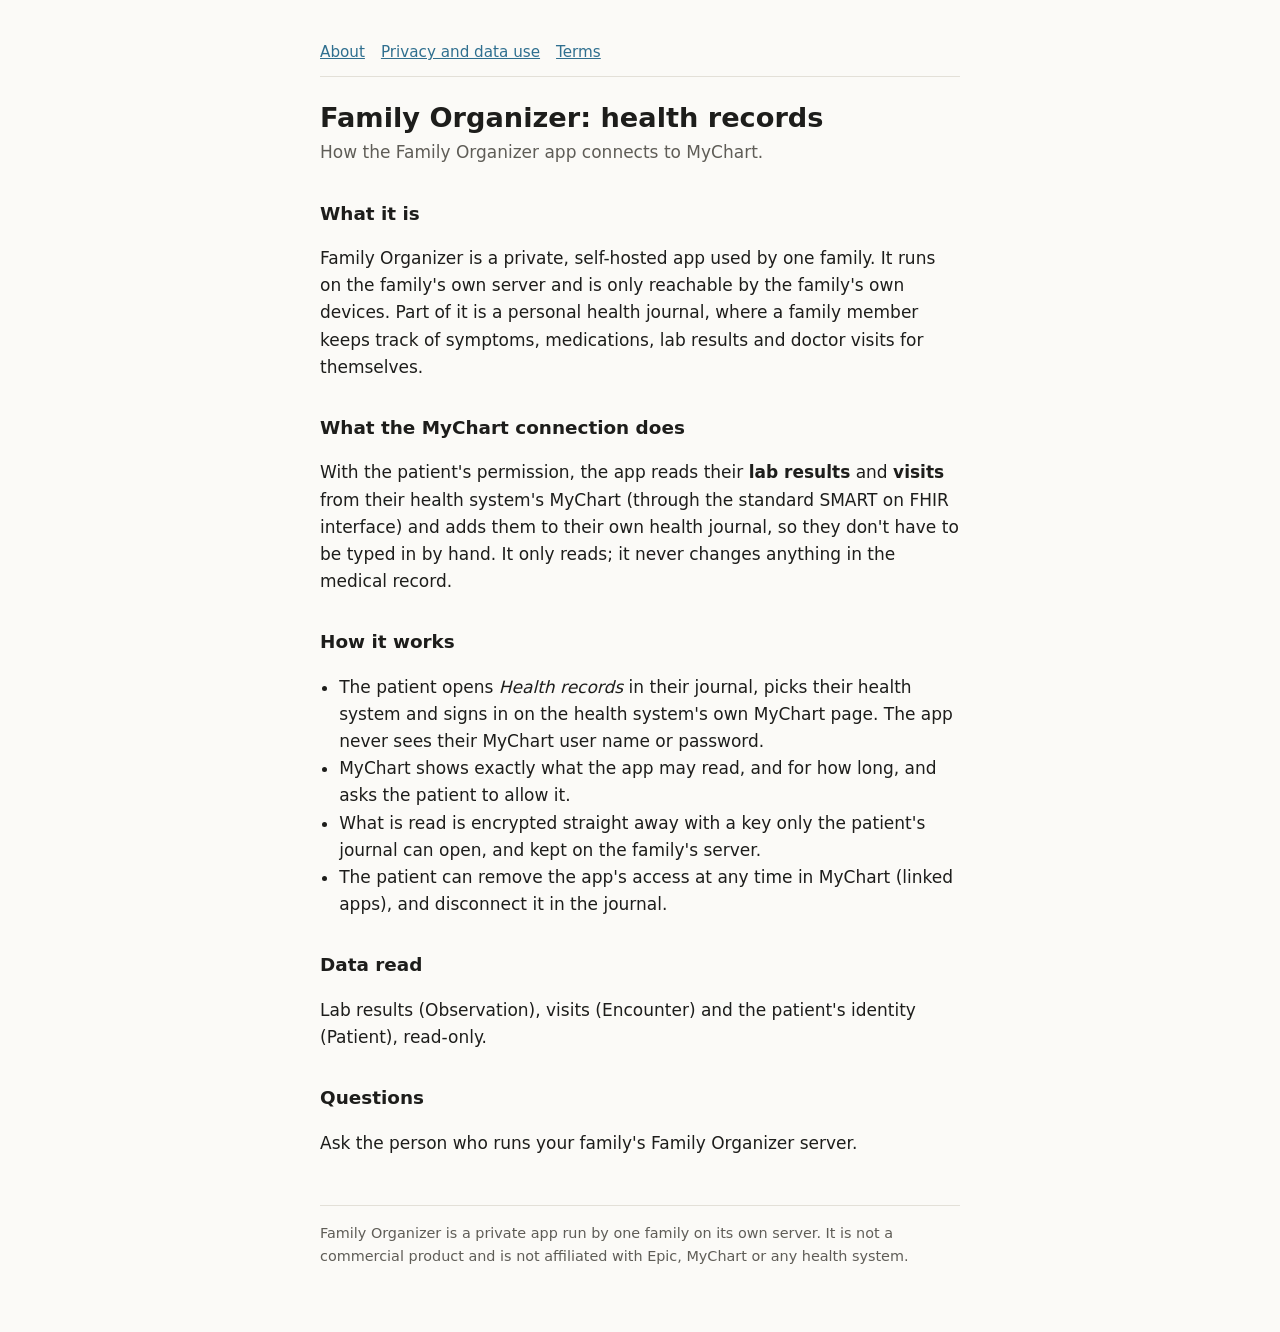
<file: index.html>
<!doctype html>
<html lang="en"><head><meta charset="utf-8"><meta name="viewport" content="width=device-width, initial-scale=1">
<title>Family Organizer Health Records</title><link rel="stylesheet" href="style.css"></head>
<body><main>
<nav><a href="index.html">About</a><a href="privacy.html">Privacy and data use</a><a href="terms.html">Terms</a></nav>
<h1>Family Organizer: health records</h1>
<p class="sub">How the Family Organizer app connects to MyChart.</p>

<h2>What it is</h2>
<p>Family Organizer is a private, self-hosted app used by one family. It runs on the family's own server and is only
reachable by the family's own devices. Part of it is a personal health journal, where a family member keeps track of
symptoms, medications, lab results and doctor visits for themselves.</p>

<h2>What the MyChart connection does</h2>
<p>With the patient's permission, the app reads their <strong>lab results</strong> and <strong>visits</strong> from
their health system's MyChart (through the standard SMART on FHIR interface) and adds them to their own health journal,
so they don't have to be typed in by hand. It only reads; it never changes anything in the medical record.</p>

<h2>How it works</h2>
<ul>
  <li>The patient opens <em>Health records</em> in their journal, picks their health system and signs in on the health
  system's own MyChart page. The app never sees their MyChart user name or password.</li>
  <li>MyChart shows exactly what the app may read, and for how long, and asks the patient to allow it.</li>
  <li>What is read is encrypted straight away with a key only the patient's journal can open, and kept on the family's
  server.</li>
  <li>The patient can remove the app's access at any time in MyChart (linked apps), and disconnect it in the journal.</li>
</ul>

<h2>Data read</h2>
<p>Lab results (Observation), visits (Encounter) and the patient's identity (Patient), read-only.</p>

<h2>Questions</h2>
<p>Ask the person who runs your family's Family Organizer server.</p>
<footer>Family Organizer is a private app run by one family on its own server. It is not a commercial product and is not affiliated with Epic, MyChart or any health system.</footer>
</main></body></html>
</file>
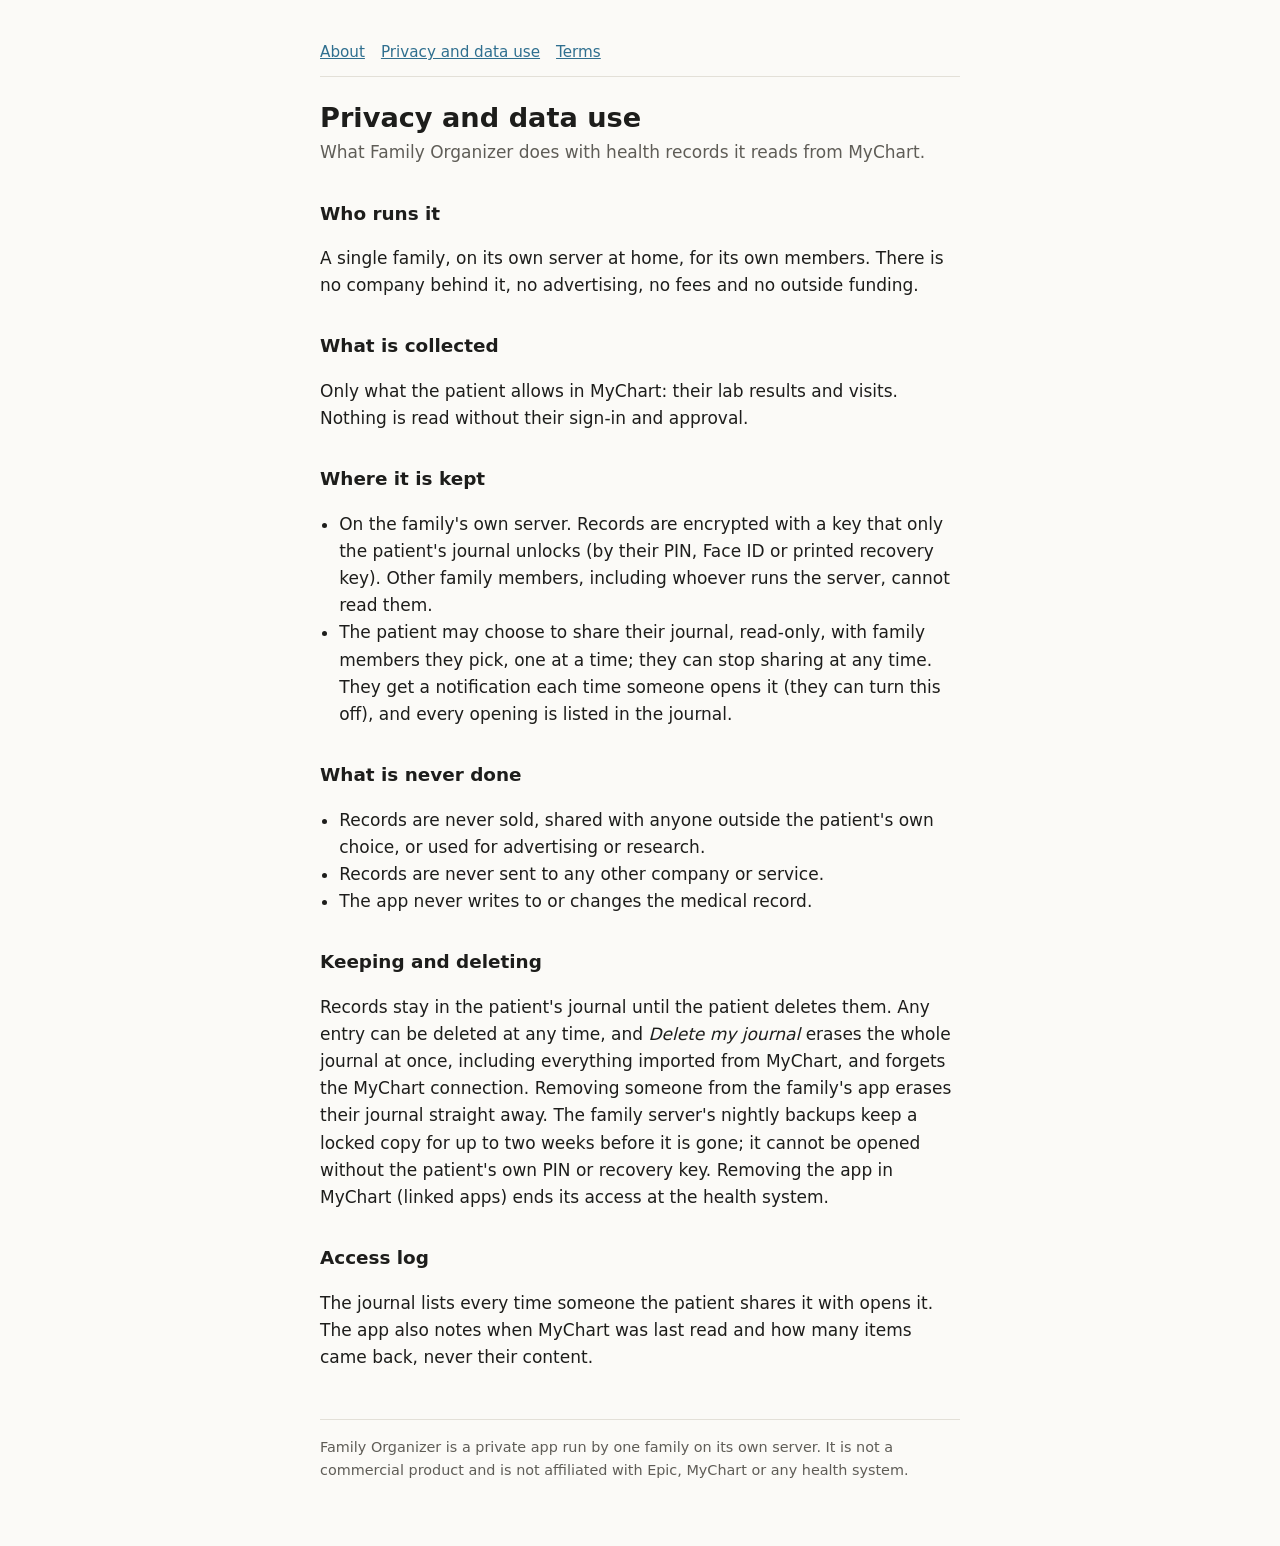
<file: privacy.html>
<!doctype html>
<html lang="en"><head><meta charset="utf-8"><meta name="viewport" content="width=device-width, initial-scale=1">
<title>Privacy and Data Use</title><link rel="stylesheet" href="style.css"></head>
<body><main>
<nav><a href="index.html">About</a><a href="privacy.html">Privacy and data use</a><a href="terms.html">Terms</a></nav>
<h1>Privacy and data use</h1>
<p class="sub">What Family Organizer does with health records it reads from MyChart.</p>

<h2>Who runs it</h2>
<p>A single family, on its own server at home, for its own members. There is no company behind it, no advertising, no
fees and no outside funding.</p>

<h2>What is collected</h2>
<p>Only what the patient allows in MyChart: their lab results and visits. Nothing is read without their sign-in and
approval.</p>

<h2>Where it is kept</h2>
<ul>
  <li>On the family's own server. Records are encrypted with a key that only the patient's journal unlocks (by their PIN,
  Face ID or printed recovery key). Other family members, including whoever runs the server, cannot read them.</li>
  <li>The patient may choose to share their journal, read-only, with family members they pick, one at a time; they can
  stop sharing at any time. They get a notification each time someone opens it (they can turn this off), and every
  opening is listed in the journal.</li>
</ul>

<h2>What is never done</h2>
<ul>
  <li>Records are never sold, shared with anyone outside the patient's own choice, or used for advertising or research.</li>
  <li>Records are never sent to any other company or service.</li>
  <li>The app never writes to or changes the medical record.</li>
</ul>

<h2>Keeping and deleting</h2>
<p>Records stay in the patient's journal until the patient deletes them. Any entry can be deleted at any time, and
<em>Delete my journal</em> erases the whole journal at once, including everything imported from MyChart, and forgets the
MyChart connection. Removing someone from the family's app erases their journal straight away. The family server's
nightly backups keep a locked copy for up to two weeks before it is gone; it cannot be opened without the patient's own
PIN or recovery key. Removing the app in MyChart (linked apps) ends its access at the health system.</p>

<h2>Access log</h2>
<p>The journal lists every time someone the patient shares it with opens it. The app also notes when MyChart was last
read and how many items came back, never their content.</p>
<footer>Family Organizer is a private app run by one family on its own server. It is not a commercial product and is not affiliated with Epic, MyChart or any health system.</footer>
</main></body></html>
</file>
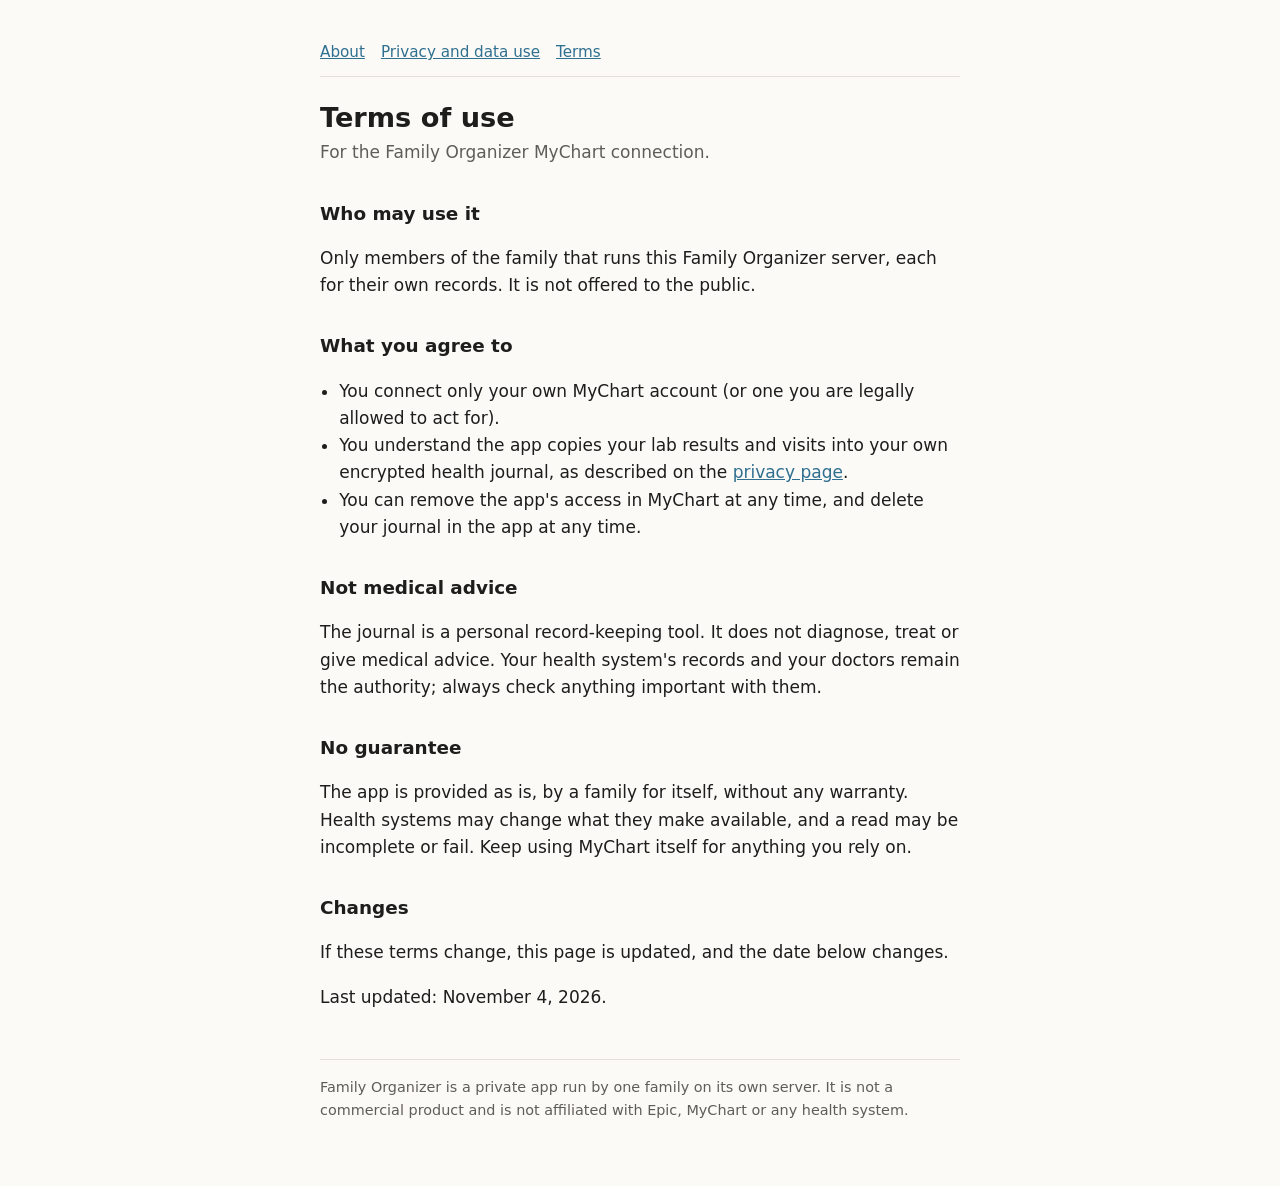
<file: terms.html>
<!doctype html>
<html lang="en"><head><meta charset="utf-8"><meta name="viewport" content="width=device-width, initial-scale=1">
<title>Terms of Use</title><link rel="stylesheet" href="style.css"></head>
<body><main>
<nav><a href="index.html">About</a><a href="privacy.html">Privacy and data use</a><a href="terms.html">Terms</a></nav>
<h1>Terms of use</h1>
<p class="sub">For the Family Organizer MyChart connection.</p>

<h2>Who may use it</h2>
<p>Only members of the family that runs this Family Organizer server, each for their own records. It is not offered to
the public.</p>

<h2>What you agree to</h2>
<ul>
  <li>You connect only your own MyChart account (or one you are legally allowed to act for).</li>
  <li>You understand the app copies your lab results and visits into your own encrypted health journal, as described on
  the <a href="privacy.html">privacy page</a>.</li>
  <li>You can remove the app's access in MyChart at any time, and delete your journal in the app at any time.</li>
</ul>

<h2>Not medical advice</h2>
<p>The journal is a personal record-keeping tool. It does not diagnose, treat or give medical advice. Your health system's
records and your doctors remain the authority; always check anything important with them.</p>

<h2>No guarantee</h2>
<p>The app is provided as is, by a family for itself, without any warranty. Health systems may change what they make
available, and a read may be incomplete or fail. Keep using MyChart itself for anything you rely on.</p>

<h2>Changes</h2>
<p>If these terms change, this page is updated, and the date below changes.</p>
<p>Last updated: November 4, 2026.</p>
<footer>Family Organizer is a private app run by one family on its own server. It is not a commercial product and is not affiliated with Epic, MyChart or any health system.</footer>
</main></body></html>
</file>
<file: style.css>
:root { --bg: #fbfaf7; --fg: #1d1d1b; --muted: #5f5d57; --accent: #2f6f8f; --line: #e3e0d8; }
@media (prefers-color-scheme: dark) { :root { --bg: #161615; --fg: #ecebe6; --muted: #a9a69e; --accent: #7fb6d1; --line: #33322f; } }
* { box-sizing: border-box; }
body { margin: 0; background: var(--bg); color: var(--fg); font: 17px/1.6 system-ui, -apple-system, "Segoe UI", sans-serif; }
main { max-width: 42rem; margin: 0 auto; padding: 2.5rem 1rem 4rem; }
h1 { font-size: 1.7rem; line-height: 1.25; margin: 0 0 .25rem; }
h2 { font-size: 1.15rem; margin: 2rem 0 .5rem; }
p.sub { color: var(--muted); margin: 0 0 1.5rem; }
a { color: var(--accent); }
nav { display: flex; gap: 1rem; flex-wrap: wrap; border-bottom: 1px solid var(--line); padding-bottom: .75rem; margin-bottom: 1.5rem; font-size: .95rem; }
footer { margin-top: 3rem; padding-top: 1rem; border-top: 1px solid var(--line); color: var(--muted); font-size: .9rem; }
ul { padding-left: 1.2rem; }
</file>
